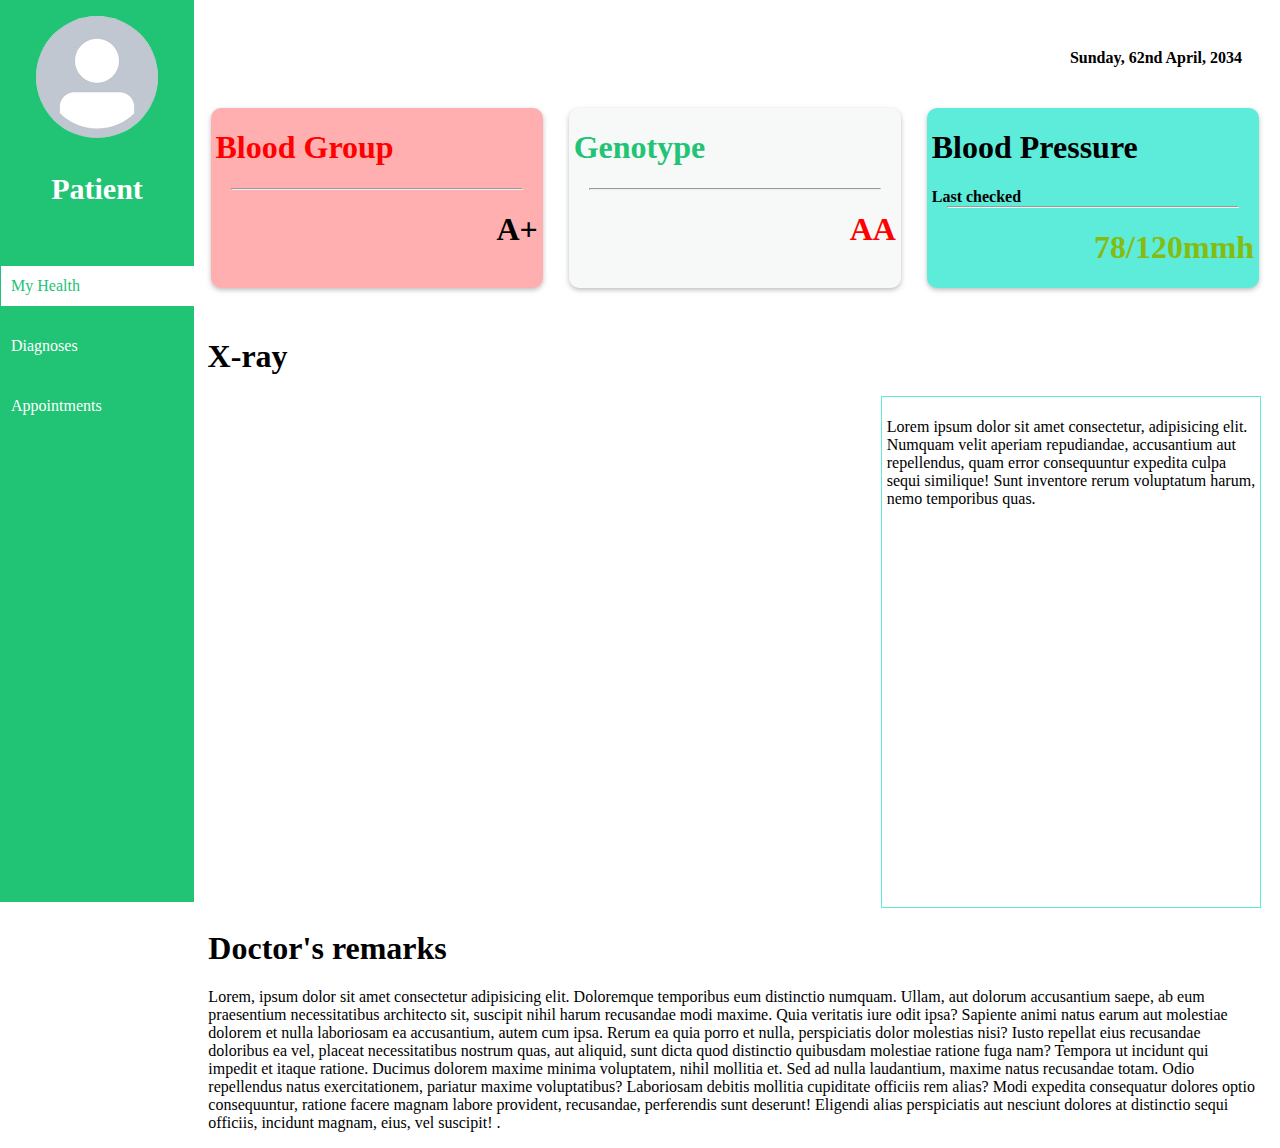
<file: patient/index.html>
<!DOCTYPE html>
<html lang="en">
<head>
    <meta charset="UTF-8">
    <meta name="viewport" content="width=device-width, initial-scale=1.0">
    <link rel="stylesheet" href="../css/dashboard.css">
    <title>Dashboard</title>
</head>
<body>
    <div class="sidebar">
            <div class="patient">
                <div class="image">
                    <img src="../images/avatar.png" alt="pateint">
                </div>
                <h3>Patient</h3>
            </div>

            <div class="menu">
                <a href=""><div class="menu-item current">My Health</div></a>
                <a href=""><div class="menu-item">Diagnoses</div></a>
                <a href=""><div class="menu-item">Appointments</div></a>
            </div>

    </div>

    <!-- main -->

    <div class="main">
       <div class="date">
        <b>Sunday, 62nd April, 2034</b>
       </div>

       <div class="data">
        <div class="dat blood">
            <h1 style="color: red;">Blood Group</h1>
            <hr>
            <h1 class="bld">A+</h1>
        </div>

        <div class="dat genotype">

            <h1 style="color: #21C375;">Genotype</h1>
            <hr>
            <h1 class="gen">AA</h1>
        </div>

        <div class="dat bloodpressure">

            <h1 style="color: black;">Blood Pressure</h1>
            <b>Last checked</b>
            <hr>
            <h1 class="bldp">78/120mmh</h1>
        </div>
       </div>

       <!-- x-ray -->
    <h1 style="margin-left: 10px; margin-top:50px;">X-ray</h1>
       <div class="xray">
        
        <div class="xraybox">

        </div>


        <div class="xraydata">
            <p>Lorem ipsum dolor sit amet consectetur, adipisicing elit. Numquam velit aperiam repudiandae, accusantium aut repellendus, quam error consequuntur expedita culpa sequi similique! Sunt inventore rerum voluptatum harum, nemo temporibus quas.</p>
        </div>
       </div>

       <div class="remarks">
        <h1>Doctor's remarks</h1>
        <p>Lorem, ipsum dolor sit amet consectetur adipisicing elit. Doloremque temporibus eum distinctio numquam. Ullam, aut dolorum accusantium saepe, ab eum praesentium necessitatibus architecto sit, suscipit nihil harum recusandae modi maxime.
        Quia veritatis iure odit ipsa? Sapiente animi natus earum aut molestiae dolorem et nulla laboriosam ea accusantium, autem cum ipsa. Rerum ea quia porro et nulla, perspiciatis dolor molestias nisi?
        Iusto repellat eius recusandae doloribus ea vel, placeat necessitatibus nostrum quas, aut aliquid, sunt dicta quod distinctio quibusdam molestiae ratione fuga nam? Tempora ut incidunt qui impedit et itaque ratione.
        Ducimus dolorem maxime minima voluptatem, nihil mollitia et. Sed ad nulla laudantium, maxime natus recusandae totam. Odio repellendus natus exercitationem, pariatur maxime voluptatibus? Laboriosam debitis mollitia cupiditate officiis rem alias?
        Modi expedita consequatur dolores optio consequuntur, ratione facere magnam labore provident, recusandae, perferendis sunt deserunt! Eligendi alias perspiciatis aut nesciunt dolores at distinctio sequi officiis, incidunt magnam, eius, vel suscipit!
       .
       </p>
       </div>
    </div>
    
</body>
</html>
</file>
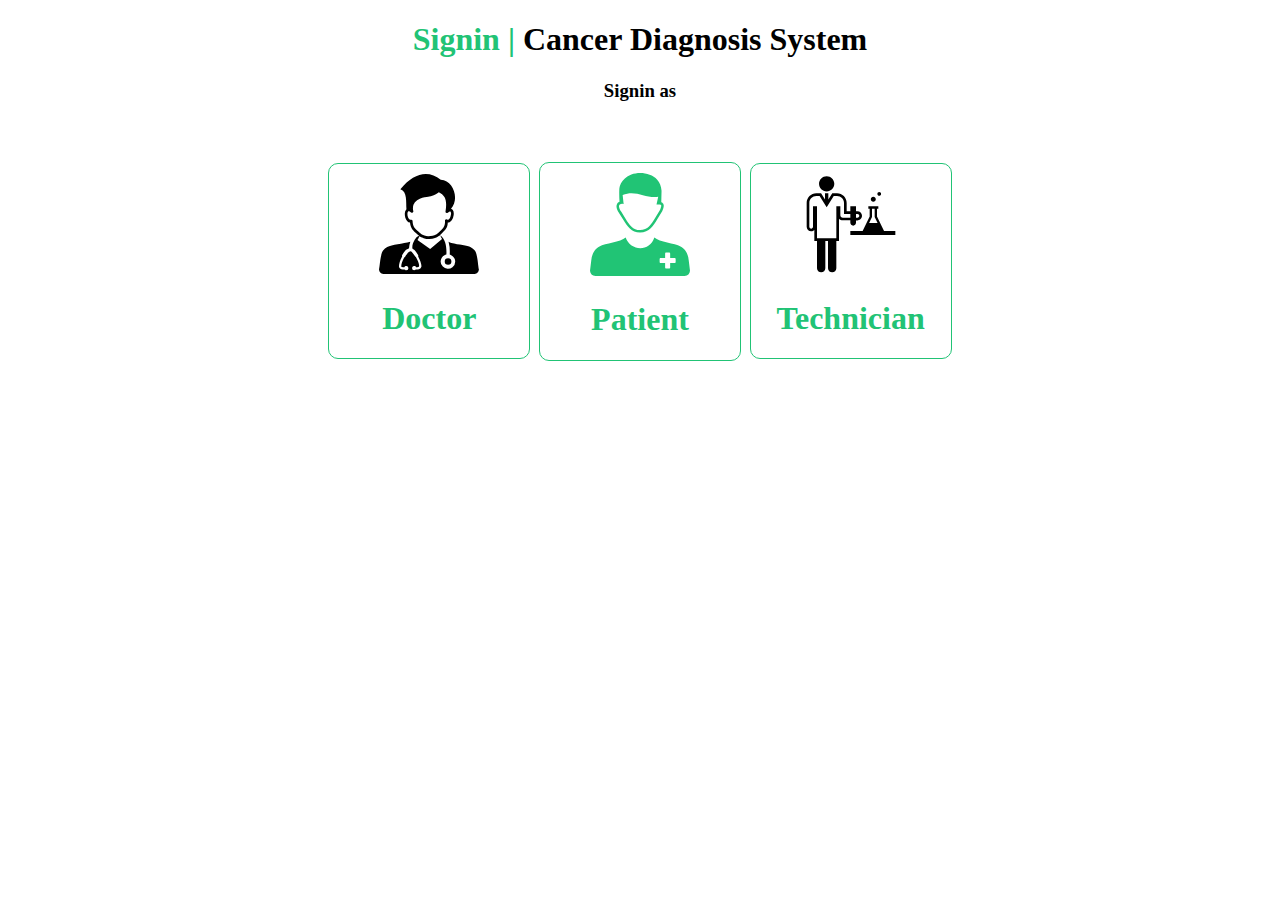
<file: signin.html>
<!DOCTYPE html>
<html lang="en">
<head>
    <meta charset="UTF-8">
    <meta name="viewport" content="width=device-width, initial-scale=1.0">
    <title>Sign in | Cancer</title>
</head>
<body>


<h1>Signin | <span>Cancer Diagnosis System</span></h1>
        <h3>Signin as</h3>
    <main>

        
        <a href="doc/index.php">
        <div class="doc">
            <div class="image">
                <img src="./images/doctor.svg" width="100" alt="doc">
            </div>

            <h1>Doctor</h1>

        </div>
        </a>

        <!-- patient -->
        
        <a href="patient/signin.php"> <div class="patient">
            <div class="image">
                <img src="./images/patient.svg" width="100" alt="doc">
            </div>

            <h1>Patient</h1>

        </div>
    </a>
<!-- technician -->
    <a href="technician/"> <div class="doc">
        <div class="image">
            <img src="./images/technician.svg" width="100" alt="doc">
        </div>

        <h1>Technician</h1>

    </div>
</a>
    </main>


    <style>
        body{
            text-align: center;
        }

        h1{
            color: #21C375;
        }
        main{
            margin-top: 60px;
            width:50%;
            display: flex;
            justify-content:space-around;
            align-items: center;
            margin-left: auto;
            margin-right: auto;
        }
        a{
            text-decoration: none;
        }

        .doc{
            border:1px solid #21C375;
            border-radius:10px;
            width:200px;
            padding-top: 10px;
        }

        .patient{
            border:1px solid #21C375;
            border-radius:10px;
            width:200px;
            padding-top: 10px;
        }

        .patient:hover{
            background-color: black;
        }

        .doc:hover{
            background-color: #21C375;
            
        }
        .doc h1:hover{
            color:white;
        }
        span{
            color:black;
        }
    </style>
    
</body>
</html>
</file>
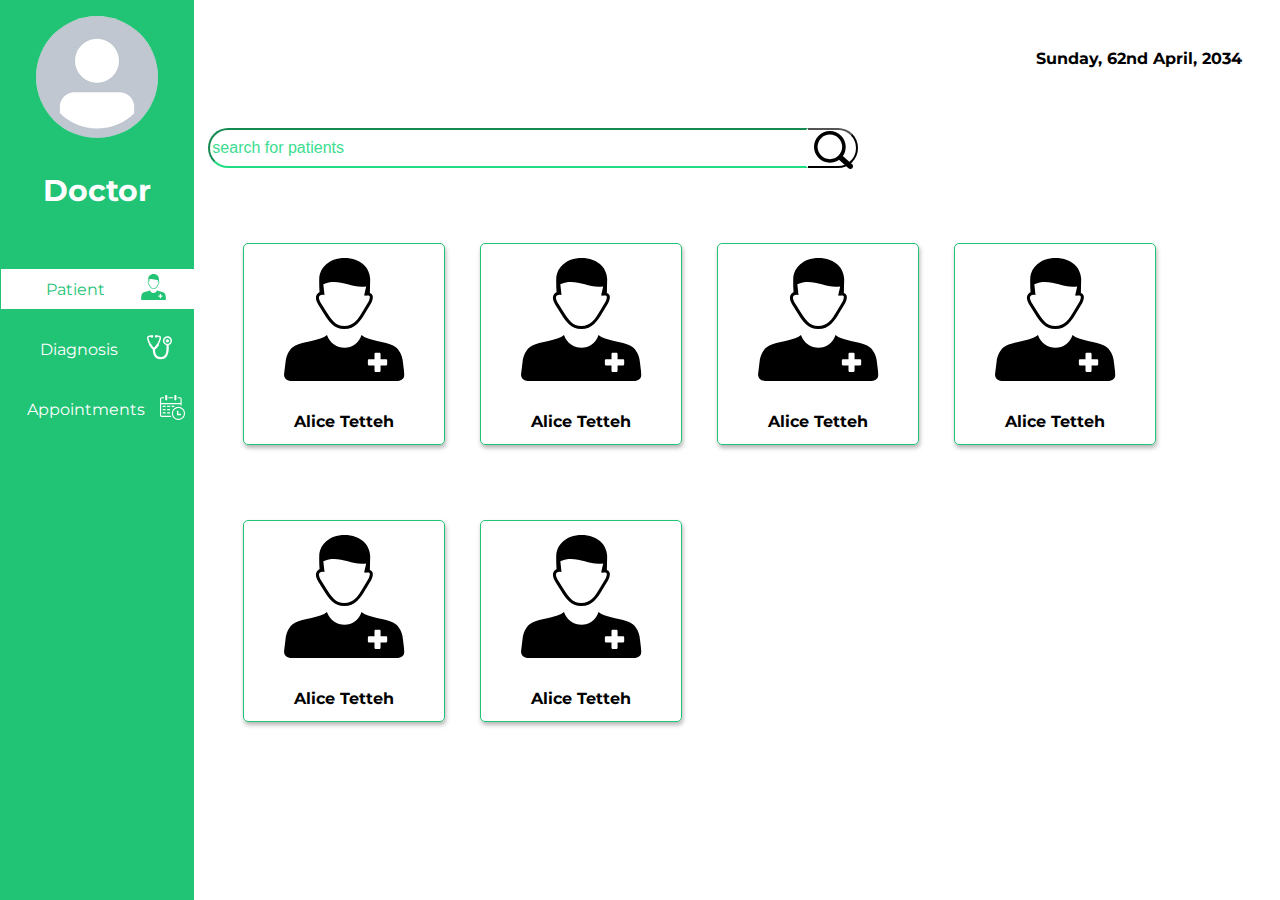
<file: doc/dashboard.html>
<!DOCTYPE html>
<html lang="en">
<head>
    <meta charset="UTF-8">
    <meta name="viewport" content="width=device-width, initial-scale=1.0">
    <link rel="stylesheet" href="../css/ddashboard.css">
    <link href='https://fonts.googleapis.com/css?family=Montserrat' rel='stylesheet'>
    <title>doctor dashboard</title>
</head>
<body>
    <div class="sidebar">
            <div class="patient">
                <div class="image">
                    <img src="../images/avatar.png" alt="pateint">
                </div>
                <h3>Doctor</h3>
            </div>

            <div class="menu">
                <a href=""><div class="menu-item current">Patient  <div class="imag"><img src="../images/patient.svg" alt="" ></div> </div></a>

                <a href=""><div class="menu-item ">Diagnosis  <div class="imag"><img src="../images/stethoscope.svg" alt="" ></div> </div></a>

                <a href=""><div class="menu-item ">Appointments  <div class="imag"><img src="../images/calendar.svg" alt="" ></div> </div></a>


                
            </div>

    </div>

    <!-- main -->

    <div class="main">
       <div class="date">
        <b>Sunday, 62nd April, 2034</b>
       </div>

      
       <div class="below">
        <form action="">
            
            <div class="search">
            <input type="search" name="patient" id="" placeholder="search for patients">
            </div>

            <div class="lense">
            <button type="submit"><img src="../images/search.svg" alt=""></button>
            </div>
            
        </form>

        <div class="patientss">
            <a href="">
            <div class="patient">
                <div>
                    <img src="../images/patientb.svg" alt="" style="color: aliceblue;">
                </div>
                
                <b>Alice Tetteh</b>
            </div></a>

            <a href="">
                <div class="patient">
                    <div>
                        <img src="../images/patientb.svg" alt="" style="color: aliceblue;">
                    </div>
                    
                    <b>Alice Tetteh</b>
                </div></a>

                <a href="">
                    <div class="patient">
                        <div>
                            <img src="../images/patientb.svg" alt="" style="color: aliceblue;">
                        </div>
                        
                        <b>Alice Tetteh</b>
                    </div></a>

                    <a href="">
                        <div class="patient">
                            <div>
                                <img src="../images/patientb.svg" alt="" style="color: aliceblue;">
                            </div>
                            
                            <b>Alice Tetteh</b>
                        </div></a>

                        <a href="">
                            <div class="patient">
                                <div>
                                    <img src="../images/patientb.svg" alt="" style="color: aliceblue;">
                                </div>
                                
                                <b>Alice Tetteh</b>
                            </div></a>

                            <a href="">
                                <div class="patient">
                                    <div>
                                        <img src="../images/patientb.svg" alt="" style="color: aliceblue;">
                                    </div>
                                    
                                    <b>Alice Tetteh</b>
                                </div></a>


           
        </div>
      

       </div>

    </div>
    
</body>
</html>
</file>
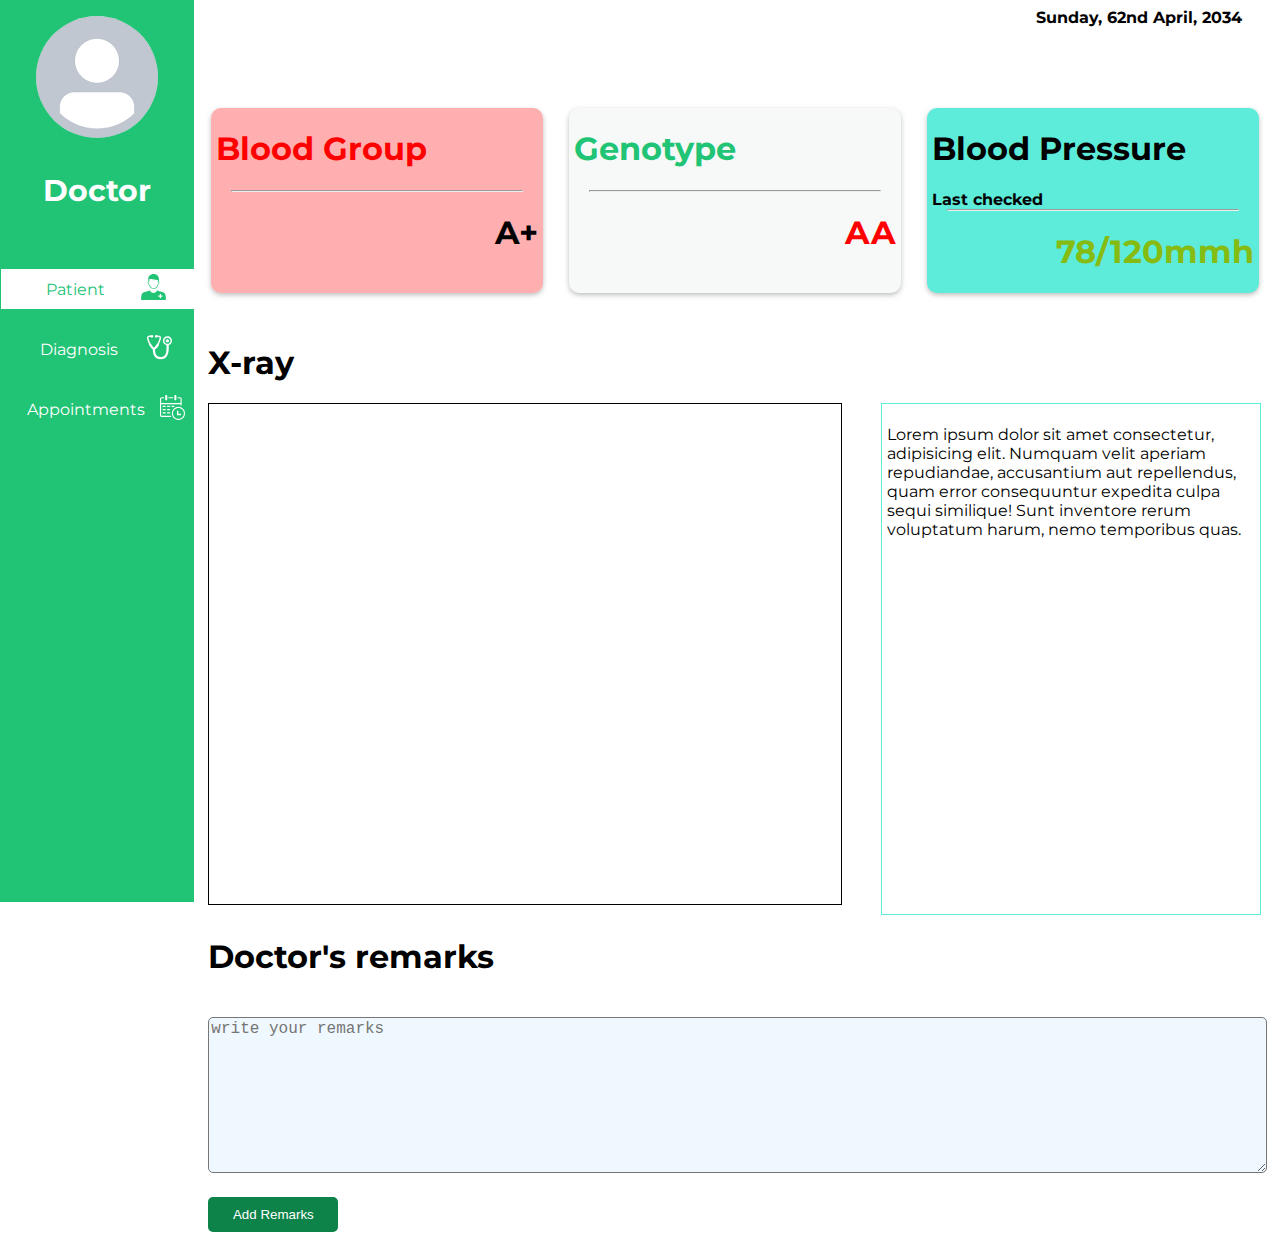
<file: doc/patient.html>
<!DOCTYPE html>
<html lang="en">
<head>
    <meta charset="UTF-8">
    <meta name="viewport" content="width=device-width, initial-scale=1.0">
    <link rel="stylesheet" href="../css/dpatient.css">
    <link href='https://fonts.googleapis.com/css?family=Montserrat' rel='stylesheet'>
    <title>Dashboard</title>
</head>
<body>
    <div class="sidebar">
        <div class="patient">
            <div class="image">
                <img src="../images/avatar.png" alt="pateint">
            </div>
            <h3>Doctor</h3>
        </div>

        <div class="menu">
            <a href=""><div class="menu-item current">Patient  <div class="imag"><img src="../images/patient.svg" alt="" ></div> </div></a>

            <a href=""><div class="menu-item ">Diagnosis  <div class="imag"><img src="../images/stethoscope.svg" alt="" ></div> </div></a>

            <a href=""><div class="menu-item ">Appointments  <div class="imag"><img src="../images/calendar.svg" alt="" ></div> </div></a>


            
        </div>

</div>

    <!-- main -->

    <div class="main">
       <div class="date">
        <b>Sunday, 62nd April, 2034</b>
       </div>

       <div class="data">
        <div class="dat blood">
            <h1 style="color: red;">Blood Group</h1>
            <hr>
            <h1 class="bld">A+</h1>
        </div>

        <div class="dat genotype">

            <h1 style="color: #21C375;">Genotype</h1>
            <hr>
            <h1 class="gen">AA</h1>
        </div>

        <div class="dat bloodpressure">

            <h1 style="color: black;">Blood Pressure</h1>
            <b>Last checked</b>
            <hr>
            <h1 class="bldp">78/120mmh</h1>
        </div>
       </div>

       <!-- x-ray -->
    <h1 style="margin-left: 10px; margin-top:50px;">X-ray</h1>
       <div class="xray">
        
        <div class="xraybox">

        </div>


        <div class="xraydata">
            <p>Lorem ipsum dolor sit amet consectetur, adipisicing elit. Numquam velit aperiam repudiandae, accusantium aut repellendus, quam error consequuntur expedita culpa sequi similique! Sunt inventore rerum voluptatum harum, nemo temporibus quas.</p>
        </div>
       </div>

       <div class="remarks">
        <h1>Doctor's remarks</h1>
       <textarea name="" id="" cols="30" rows="10" placeholder="write your remarks"></textarea>
       <button>Add Remarks</button>
       </div>
    </div>
    
</body>
</html>
</file>
<file: css/dashboard.css>
body{
    background-color: white;
    font-family: 'Montserrat';
}

.sidebar{
    background-color:#21C375;
    color: white;
    width:15%;
    border: 1px solid #21C375;
    min-height: 100vh;
    position: fixed;
    top:0;
    left:0;
}
.xraybox img{
    width:100%;
    height: 100%;
}

.patient{
    width: 100%;
    text-align: center;
    margin-top: 15px;
    margin-bottom: 60px;
}
.patient h3{
    font-weight: bolder;
    font-size: 30px;
}
.image img{
    border-radius: 100%;
}
.sidebar .menu{
    width: 99%;
    
}

.menu-item{
    width:100%;
    height:40px;
    display: flex;
    align-items: center;
    padding-left: 10px;
    color: white;
    margin-top:20px ;
     margin-bottom:20px ;
    
}
.menu-item:hover{
    font-size: larger;
}
.current{
    background-color: white;
    color: #21C375;
}
.menu a{
    text-decoration: none;
}
/* main */

.main{
    
    width: 85%;
    margin-left: auto;
}
.date{
    text-align: right;
    height: 100px;
    margin-right: 30px;
    width:fit-content;
    margin-left: auto;
    display:flex;
    justify-content:center;
    align-items:center;
}
.date img{
    width:25px;
    height:25px;
}
.notification {
    margin-right: 20px;
    position: relative;
    display: inline-block;
    
}
.dropdown-content {
    display: none;
    position: absolute;
    padding: 5px;
    border-radius:5px;
    background-color: #0ea456;
    min-width: 160px;
    width: 200px;
    box-shadow: 0px 8px 16px 0px rgba(0,0,0,0.2);
    z-index: 1;
    text-align: left;
  }

  .notification:hover .dropdown-content {
    display: block;
  }
  .notification a{
    text-decoration: none;
  }
.notification .div{
                text-align: center;
                position:absolute;
                margin-top:-10px;
                margin-left:20px;
                width:15px;
                height:15px;
                border-radius:50%;
                background-color:rgb(216, 34, 31);
                color:white;
                padding: 2px;
                
}
.data{
    width: 100%;
    display: flex;
   justify-content: space-around;
}
.dat{
    border-radius: 10px;
    box-shadow: 0px 2px 5px rgba(128, 128, 128, 0.509);
    width:30%;
    padding-left: 5px;
    padding-right: 5px;
    
}
hr{
    width: 90%;
    margin: auto;
}
.blood{
    background-color: rgba(255, 0, 0, 0.312);
}

.genotype{
    background-color: #F6F9F8
}
.bld,.gen,.bldp{
    text-align: right;
}
.gen{
    color: red;
}
.bldp{
    color: #86bc11;
}
.bloodpressure{
    background-color: #5DEBDA;
}

.xray{
   
    margin:20px auto;
    width:98%;
    display: flex;
    justify-content: space-between;
}
.xraybox{
   
    width:60%;
    height: 500px;
}

.xraydata{
    border: 1px solid #5DEBDA;
    width:35%;
    height: 500px;
    padding: 5px;
    
}
.remarks{
    width: 98%;
    margin: auto;
}
</file>
<file: css/ddashboard.css>
body{
    background-color: white;
    font-family: 'Montserrat';
}

.sidebar{
    background-color:#21C375;
    color: white;
    width:15%;
    border: 1px solid #21C375;
    min-height: 100vh;
    position: fixed;
    top:0;
    left:0;
}

.patient{
    width: 100%;
    text-align: center;
    margin-top: 15px;
    margin-bottom: 60px;
}
.patient h3{
    font-weight: bolder;
    font-size: 30px;
}
.image img{
    border-radius: 100%;
}
.sidebar .menu{
    width: 99%;
    
}

.menu-item{
    width:100%;
    height:40px;
    display: flex;
    align-items: center;
    padding-left: 10px;
    color: white;
    margin-top:20px ;
     margin-bottom:20px ;
     display: flex;
     justify-content: space-evenly;
    
}
.menu a{
    
}
form{
    display: flex;
}
.lense{
    margin-top: 20px;
}
.imag img{
    width: 25px;
    
}
.menu-item:hover{
    font-size: larger;
}
.current{
    background-color: white;
    color: #21C375;
}
.menu a{
    text-decoration: none;
}
/* main */

.main{
    
    width: 85%;
    margin-left: auto;
}
.date{
    text-align: right;
    height: 50px;
    margin-right: 30px;
    
}

.date{
    text-align: right;
    height: 100px;
    margin-right: 30px;
    width:fit-content;
    margin-left: auto;
    display:flex;
    justify-content:center;
    align-items:center;
}
.date img{
    width:25px;
    height:25px;
}
a{
    text-decoration: none;
}
.notification {
    margin-right: 20px;
    position: relative;
    display: inline-block;
    
}
.dropdown-content {
    display: none;
    position: absolute;
    padding: 5px;
    border-radius:5px;
    background-color: #0ea456;
    min-width: 160px;
    width: 200px;
    box-shadow: 0px 8px 16px 0px rgba(0,0,0,0.2);
    z-index: 1;
    text-align: left;
  }
  .date img{
    width:25px;
    height:25px;
}

  .notification:hover .dropdown-content {
    display: block;
  }
.notification .div{
                text-align: center;
                position:absolute;
                margin-top:-10px;
                margin-left:20px;
                width:15px;
                height:15px;
                border-radius:50%;
                background-color:rgb(216, 34, 31);
                color:white;
                padding: 2px;
                
}
.data{
    width: 100%;
    display: flex;
   justify-content: space-around;
}
.below{
    width:98%;
    margin-left: auto;
    margin-right: auto;
    margin-top: 0px;
}

input[type="search"]{
    
    border-color: #22de83;
    border-radius: 30px 0 0 30px;
    border-right-color: transparent;
    margin-top: 20px;
    width: 600px;
    height: 40px;
    background-color: rgb(255, 255, 255);
    margin-bottom: 20px;
}
input[type="search"]::placeholder{
    font-size: larger;
    color: #3cdd8f;
}
.below button{
    background-color: transparent;
    border-left:#22de83;
    border-left-color: #21C375;
    border-radius: 0 30px 30px 0;
    height: 40px;
    margin-bottom: 20px;
    width:50px;
   }

   .patientss{
    width: 100%;
    margin-top: 40px;
    justify-content: space-between;
    float: left;
   }
   .patientss .patient{
    border: 1px solid #21C375;
    width:200px;
    height: 200px;
    border-radius: 5px;
    box-shadow: 1px 3px 4px rgba(128, 128, 128, 0.574);
    float: left;
    margin-left: 35px;
    display: grid;
    align-items: center;
    justify-content: center;
   }
   .patientss .patient:hover{
    width:202px;
    height: 202px;
   }
   .patientss .patient b{
    text-decoration: none;
    color: black;
   }
</file>
<file: css/dpatient.css>
body{
    background-color: white;
    font-family: 'Montserrat';
}

.sidebar{
    background-color:#21C375;
    color: white;
    width:15%;
    border: 1px solid #21C375;
    min-height: 100vh;
    position: fixed;
    top:0;
    left:0;
}

.patient{
    width: 100%;
    text-align: center;
    margin-top: 15px;
    margin-bottom: 60px;
}
.patient h3{
    font-weight: bolder;
    font-size: 30px;
}
.image img{
    border-radius: 100%;
}
.sidebar .menu{
    width: 99%;
    
}

.imag img{
    width: 25px;
    
}

.menu-item{
    width:100%;
    height:40px;
    display: flex;
    align-items: center;
    padding-left: 10px;
    color: white;
    margin-top:20px ;
     margin-bottom:20px ;
     display: flex;
     justify-content: space-evenly;
    
}
.menu-item:hover{
    font-size: larger;
}
.current{
    background-color: white;
    color: #21C375;
}
.menu a{
    text-decoration: none;
}
/* main */

.main{
    
    width: 85%;
    margin-left: auto;
}
.date{
    text-align: right;
    height: 100px;
    margin-right: 30px;
    
}
.data{
    width: 100%;
    display: flex;
   justify-content: space-around;
}
.dat{
    border-radius: 10px;
    box-shadow: 0px 2px 5px rgba(128, 128, 128, 0.509);
    width:30%;
    padding-left: 5px;
    padding-right: 5px;
    
}
hr{
    width: 90%;
    margin: auto;
}
.blood{
    background-color: rgba(255, 0, 0, 0.312);
}

.genotype{
    background-color: #F6F9F8
}
.bld,.gen,.bldp{
    text-align: right;
}
.gen{
    color: red;
}
.bldp{
    color: #86bc11;
}
.bloodpressure{
    background-color: #5DEBDA;
}

.xray{
   
    margin:20px auto;
    width:98%;
    display: flex;
    justify-content: space-between;
}
.xraybox{
    border: 1px solid black;
    width:60%;
    height: 500px;
}

.xraydata{
    border: 1px solid #5DEBDA;
    width:35%;
    height: 500px;
    padding: 5px;
    
}
.remarks{
    width: 98%;
    margin: auto;
}
textarea{
    border-radius: 5px;
    margin-top: 20px;
    width: 100%;
    background-color: aliceblue;
    margin-bottom: 20px;
}
textarea::placeholder{
    font-size: larger;
}
button{
    background-color: rgba(13, 131, 74,1);
    border:none;
    border-radius: 5px;
    height: 35px;
    width:130px;
    color: white;
   }
</file>
